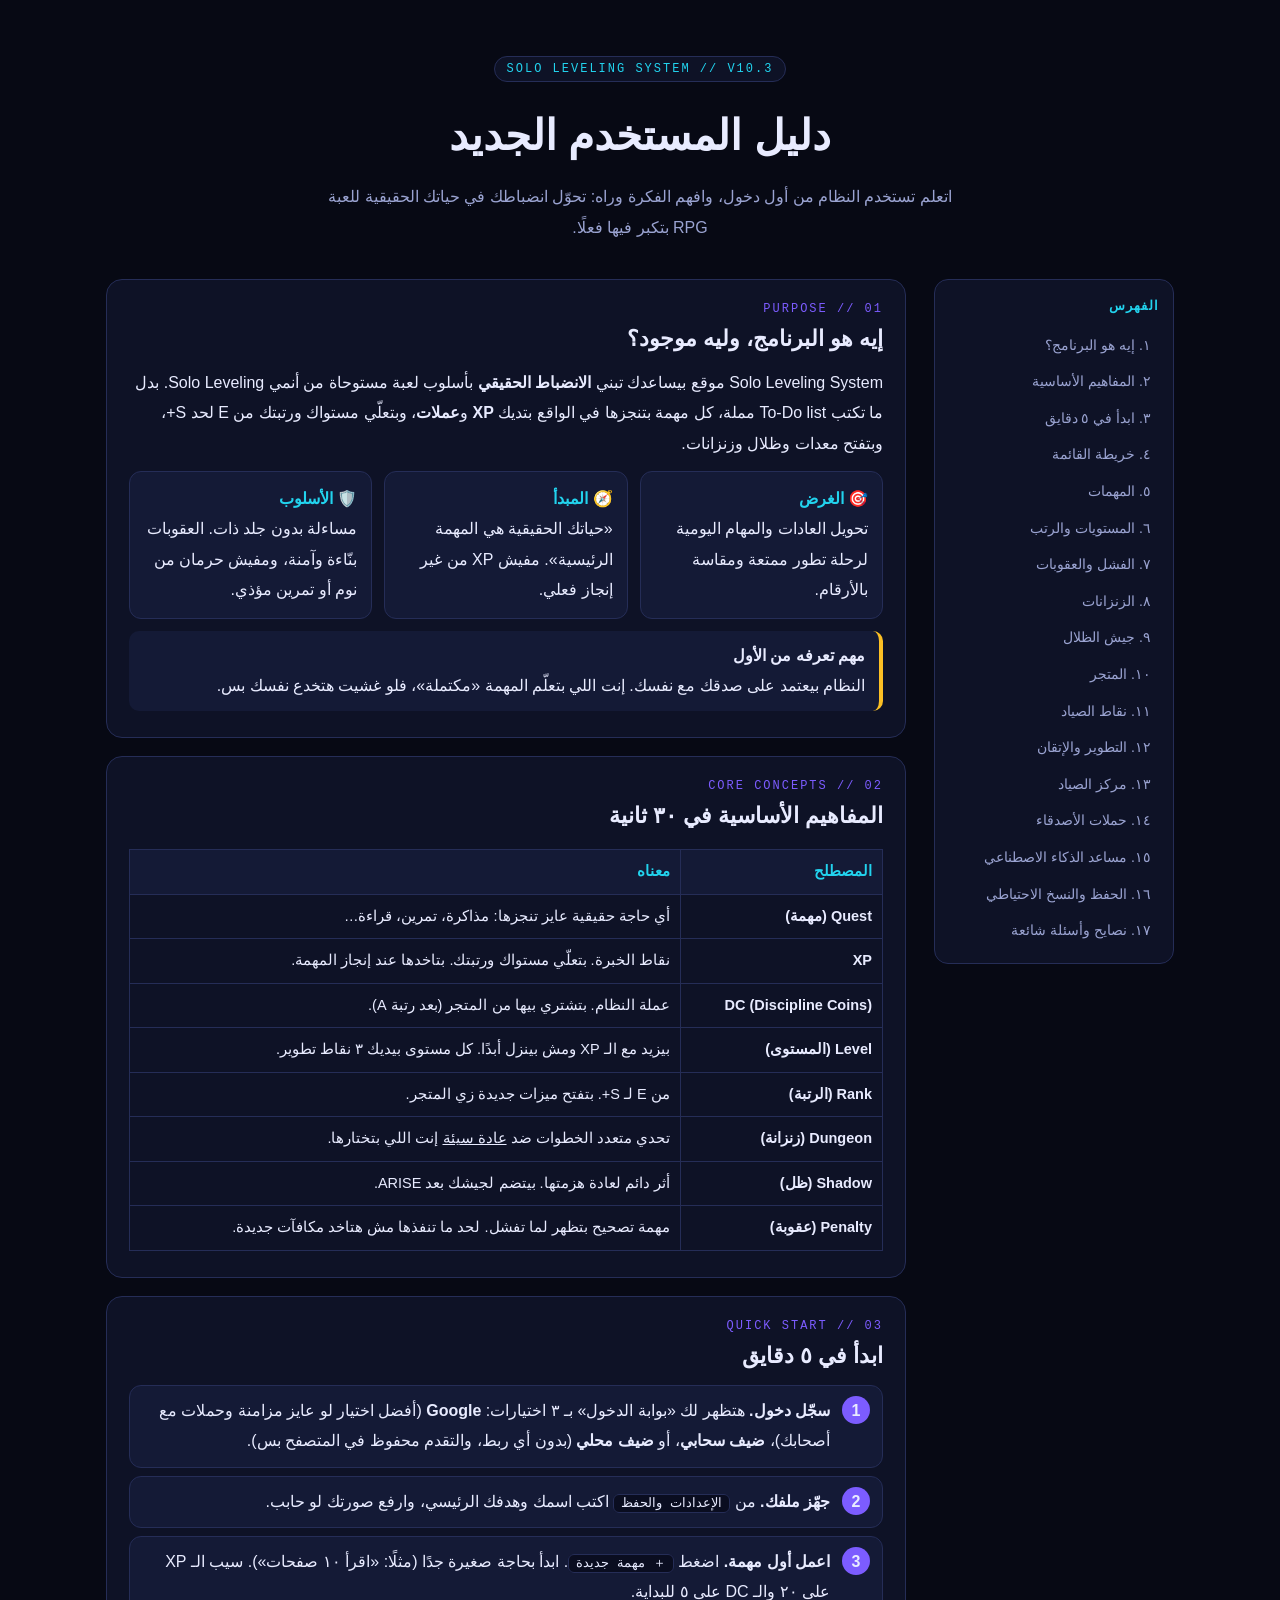
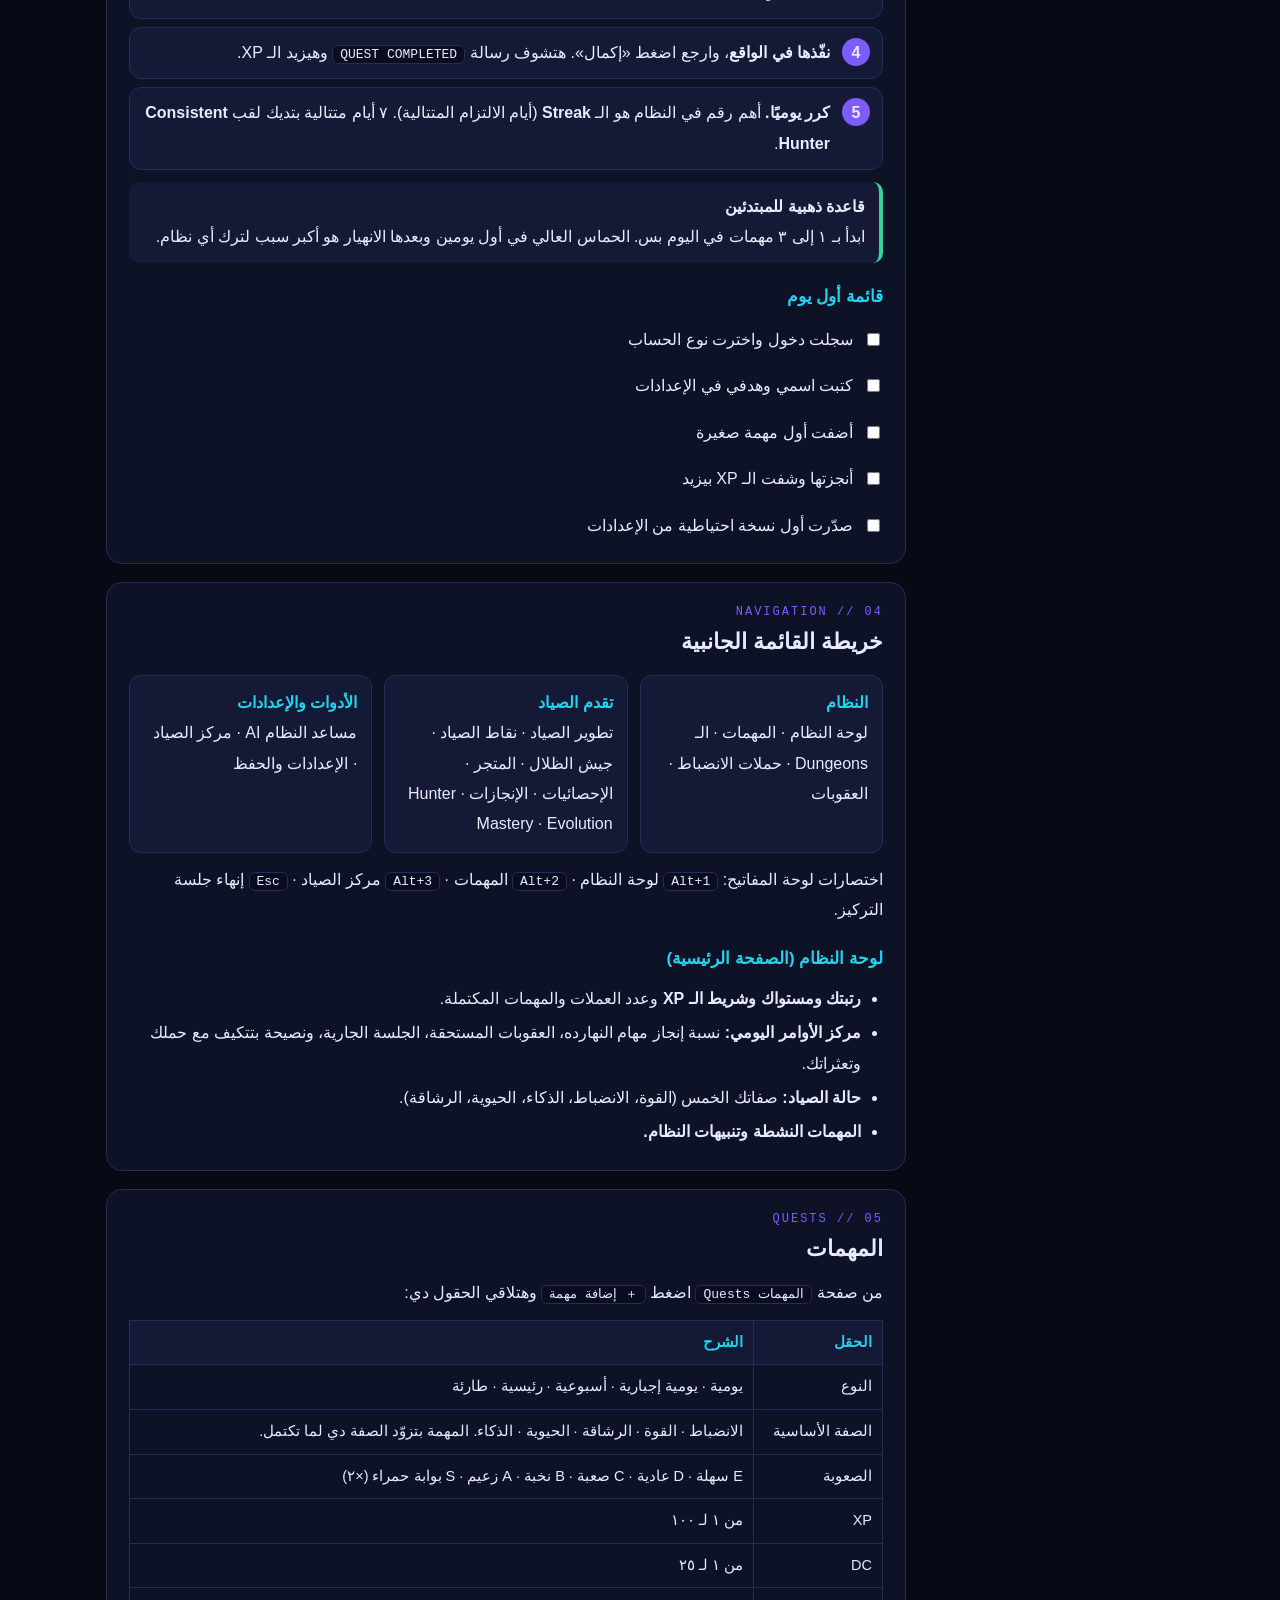
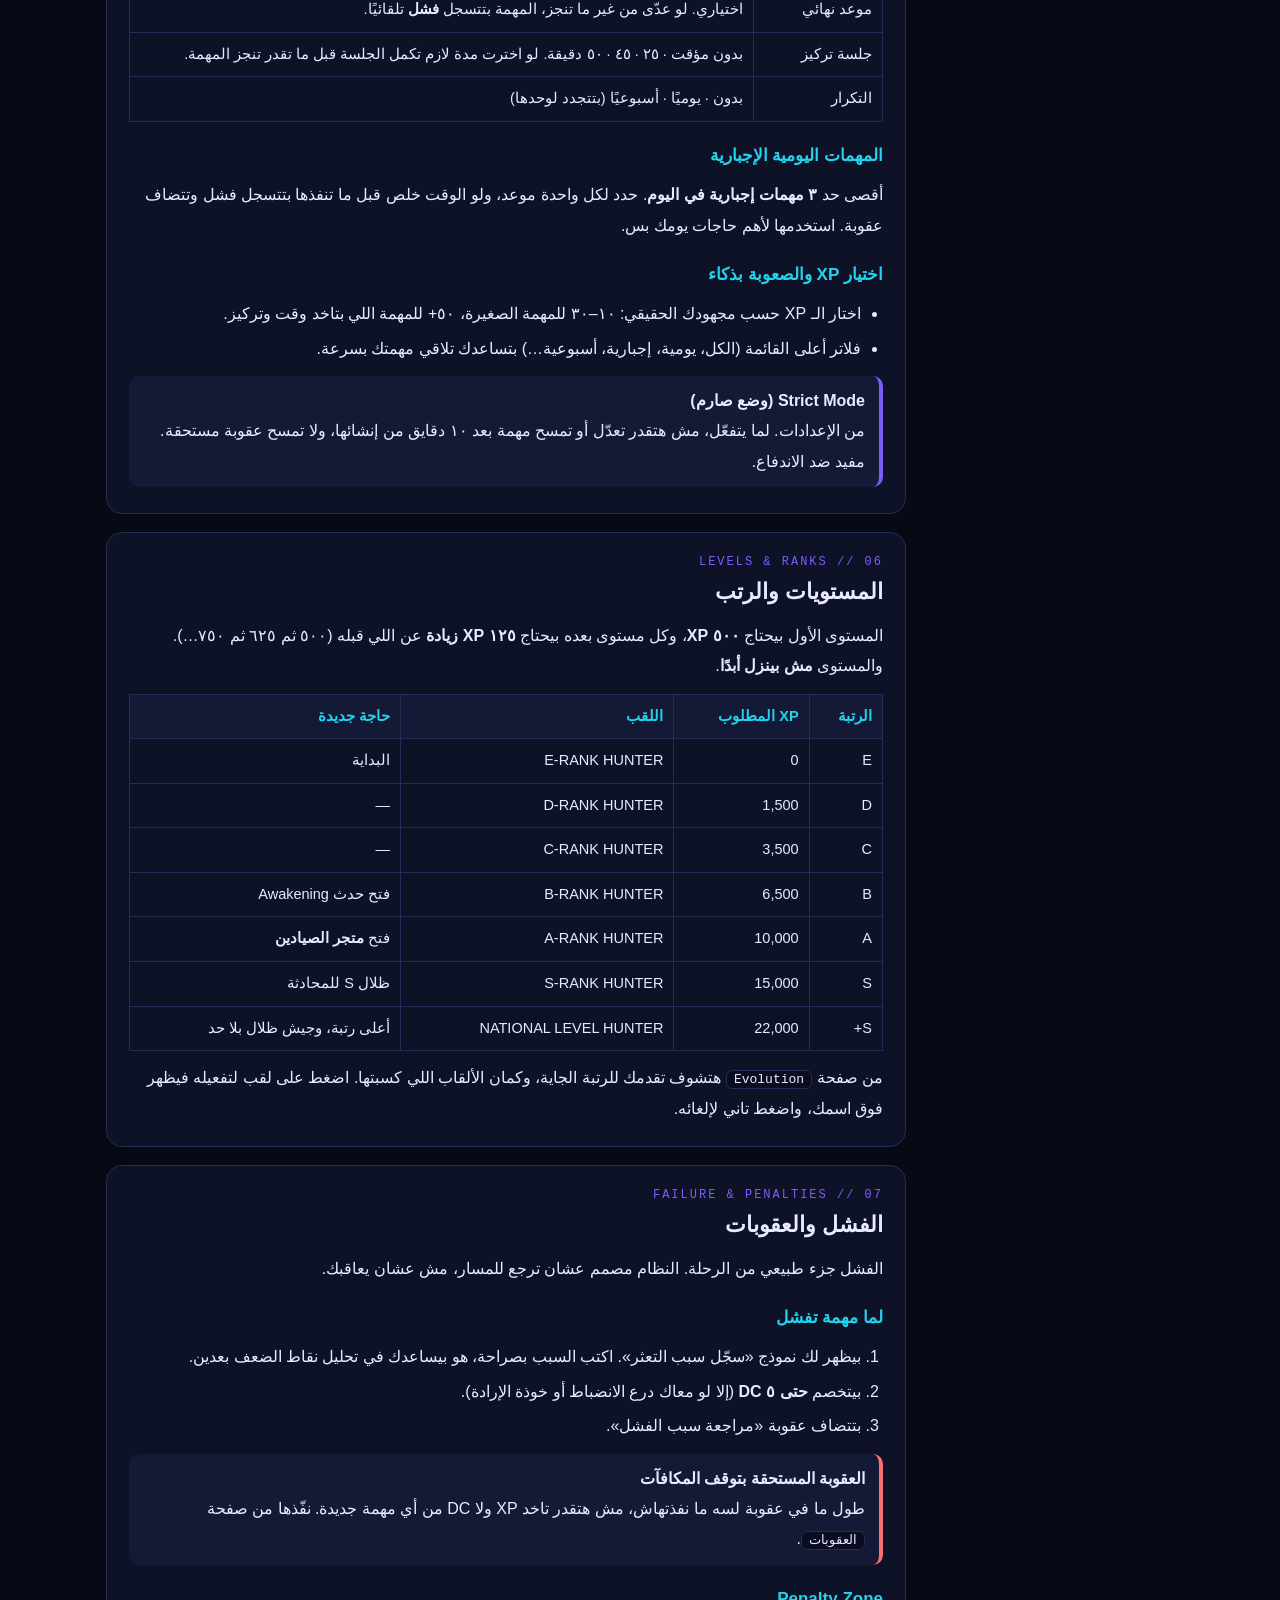
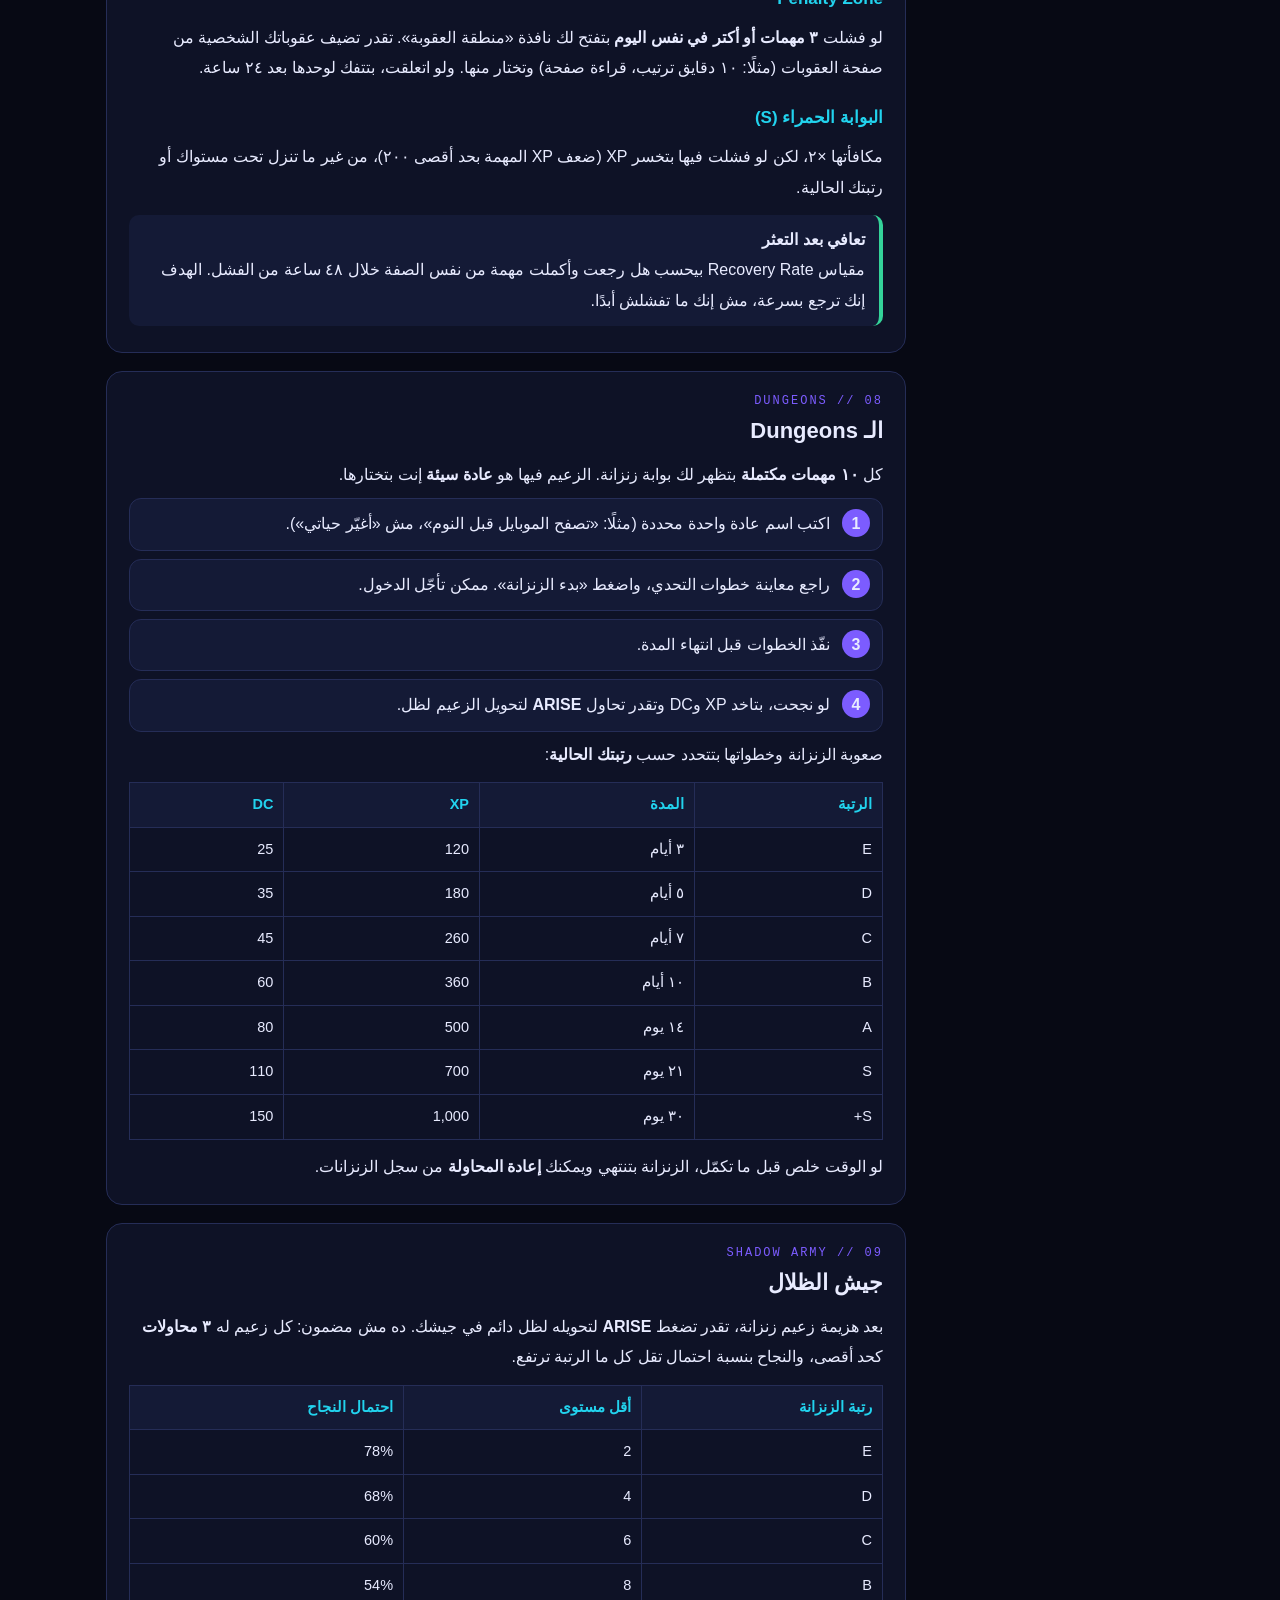
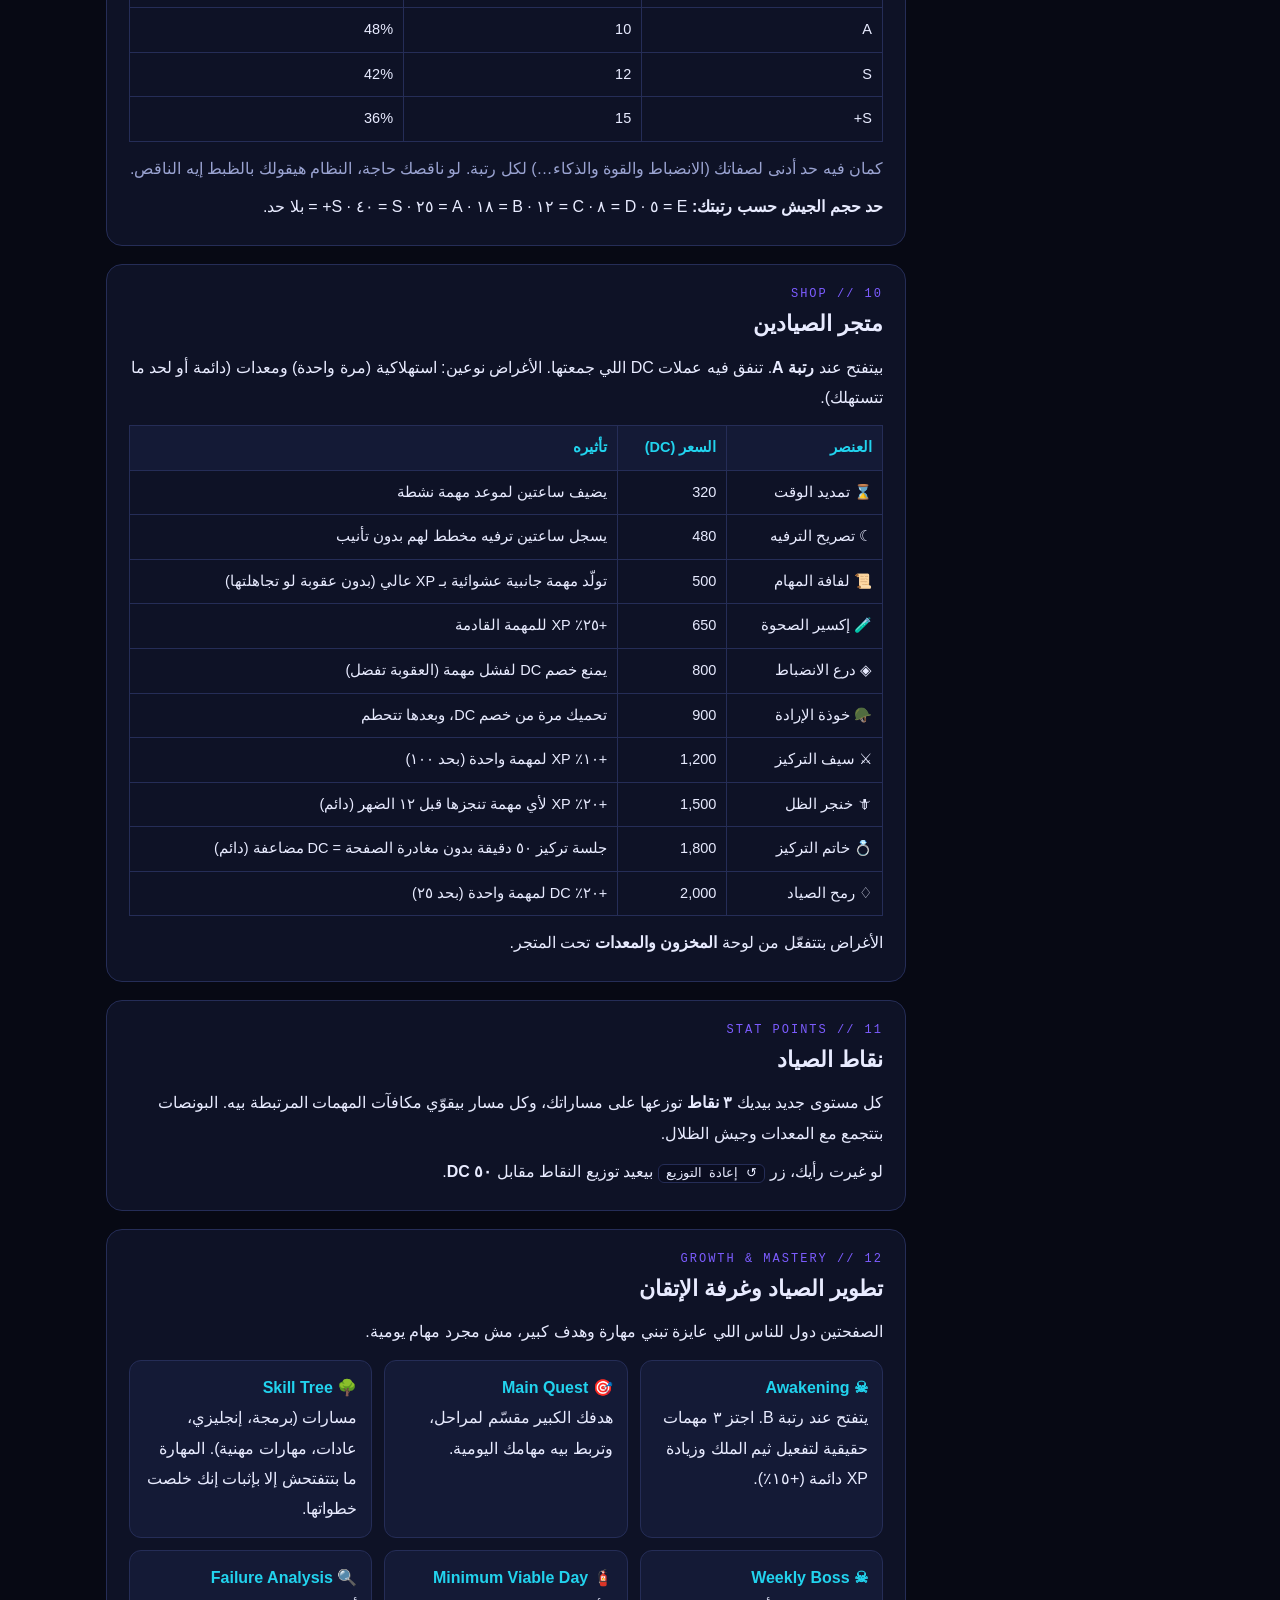
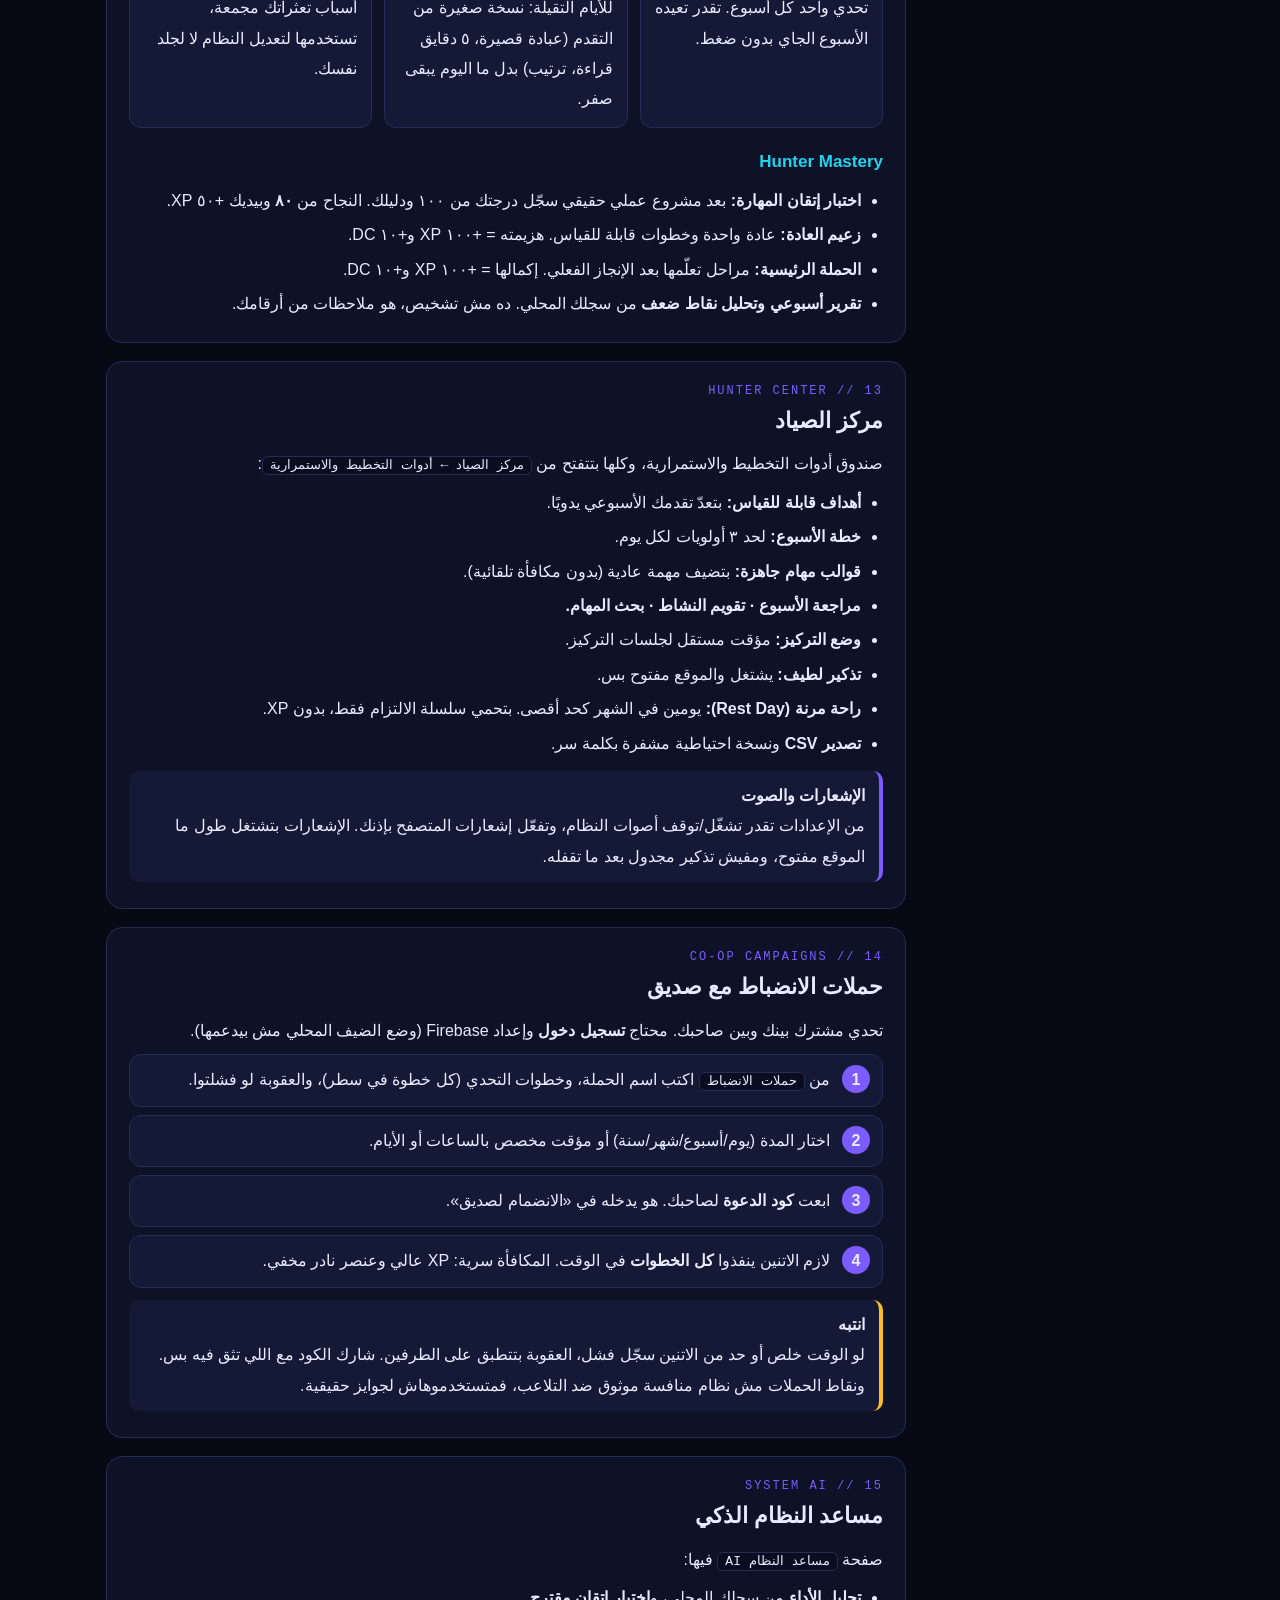
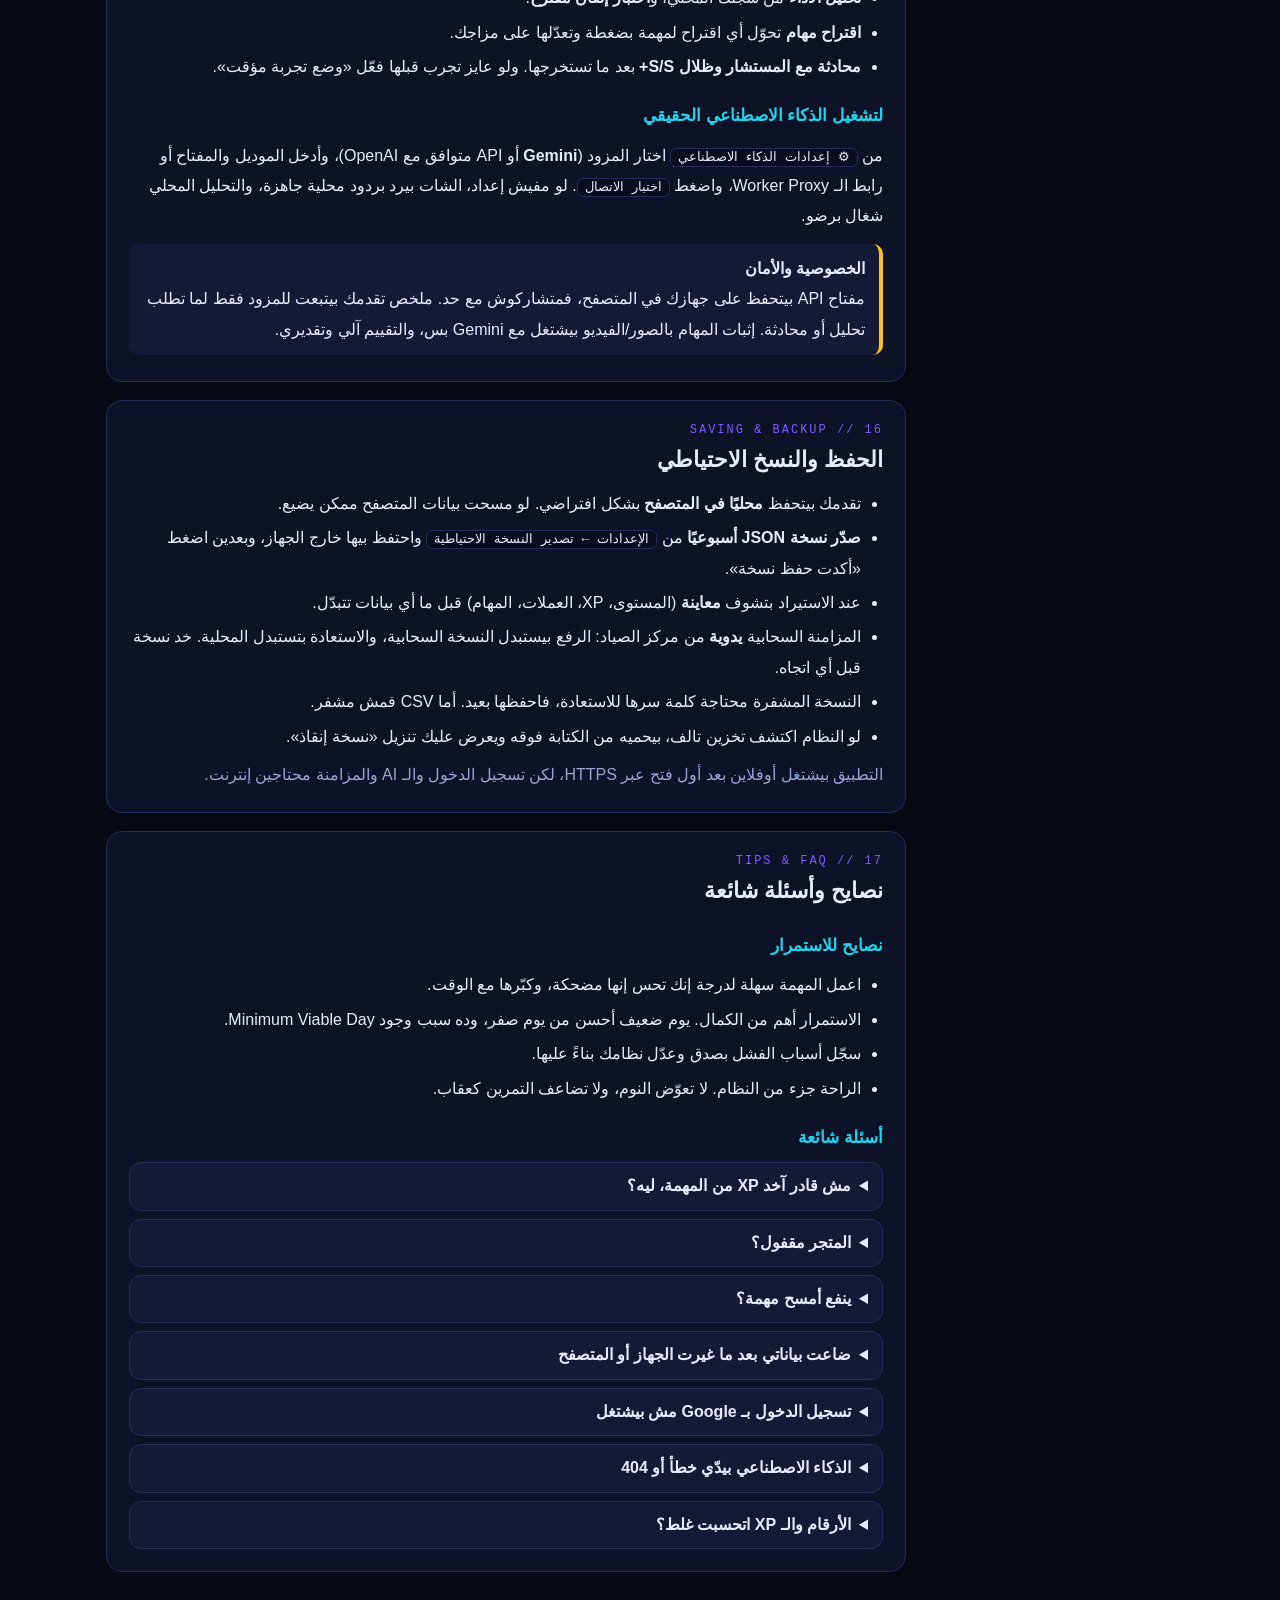
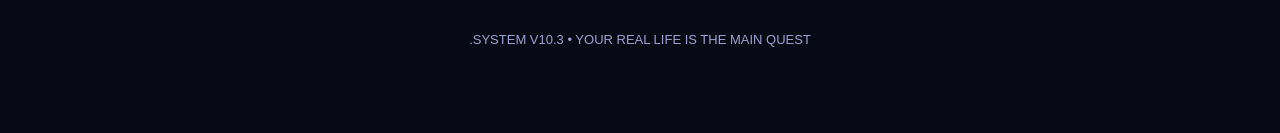
<file: guide.html>
<!DOCTYPE html>
<html lang="ar" dir="rtl">
<head>
<meta charset="utf-8">
<meta name="viewport" content="width=device-width, initial-scale=1">
<title>دليل المستخدم الجديد | Solo Leveling System</title>
<style>
:root{
  --bg:#070914;--panel:#0e1226;--panel2:#141a36;--line:#252d57;
  --text:#e8ebff;--muted:#9aa3d1;--accent:#7c5cff;--accent2:#22d3ee;
  --good:#34d399;--warn:#fbbf24;--bad:#f87171;
}
*{box-sizing:border-box}
html{scroll-behavior:smooth;scroll-padding-top:16px}
body{margin:0;background:radial-gradient(1200px 600px at 80% -10%,#1a1450 0,transparent 60%),var(--bg);
  color:var(--text);font-family:"Segoe UI",Tahoma,"Noto Naskh Arabic","Noto Sans Arabic",Arial,sans-serif;
  line-height:1.9;font-size:16px}
.wrap{max-width:1100px;margin:0 auto;padding:24px 16px 80px;display:grid;grid-template-columns:240px 1fr;gap:28px}
nav.toc{position:sticky;top:16px;align-self:start;max-height:calc(100vh - 32px);overflow:auto;
  background:var(--panel);border:1px solid var(--line);border-radius:14px;padding:14px}
nav.toc b{display:block;color:var(--accent2);font-size:13px;letter-spacing:1px;margin-bottom:8px}
nav.toc a{display:block;color:var(--muted);text-decoration:none;padding:5px 8px;border-radius:8px;font-size:14px}
nav.toc a:hover{background:var(--panel2);color:var(--text)}
header.hero{grid-column:1/-1;text-align:center;padding:28px 12px 8px}
.tag{display:inline-block;font:12px/1 monospace;letter-spacing:2px;color:var(--accent2);
  border:1px solid var(--line);padding:6px 12px;border-radius:99px;background:var(--panel)}
h1{font-size:clamp(26px,5vw,42px);margin:14px 0 6px}
.hero p{color:var(--muted);max-width:640px;margin:0 auto}
section{background:var(--panel);border:1px solid var(--line);border-radius:16px;padding:22px 22px 14px;margin-bottom:18px}
section h2{margin:0 0 4px;font-size:22px}
section h2 small{display:block;font:12px monospace;letter-spacing:2px;color:var(--accent);margin-bottom:2px}
h3{margin:18px 0 4px;font-size:17px;color:var(--accent2)}
p{margin:8px 0}
ul,ol{padding-inline-start:22px;margin:8px 0}
li{margin:4px 0}
.muted{color:var(--muted)}
.callout{border-inline-start:4px solid var(--accent);background:var(--panel2);padding:10px 14px;border-radius:10px;margin:12px 0}
.callout.tip{border-color:var(--good)}
.callout.warn{border-color:var(--warn)}
.callout.bad{border-color:var(--bad)}
.callout b:first-child{display:block}
.grid{display:grid;grid-template-columns:repeat(auto-fit,minmax(200px,1fr));gap:12px;margin:12px 0}
.card{background:var(--panel2);border:1px solid var(--line);border-radius:12px;padding:12px 14px}
.card b{color:var(--accent2)}
.table-wrap{overflow-x:auto;margin:12px 0}
table{border-collapse:collapse;width:100%;min-width:480px;font-size:14.5px}
th,td{border:1px solid var(--line);padding:8px 10px;text-align:right;vertical-align:top}
th{background:var(--panel2);color:var(--accent2)}
.steps{counter-reset:s;list-style:none;padding:0}
.steps li{counter-increment:s;position:relative;padding:10px 52px 10px 12px;background:var(--panel2);
  border:1px solid var(--line);border-radius:12px;margin:8px 0}
.steps li::before{content:counter(s);position:absolute;right:12px;top:10px;width:28px;height:28px;border-radius:50%;
  background:var(--accent);display:grid;place-items:center;font-weight:700}
code,kbd{background:#0a0d20;border:1px solid var(--line);border-radius:6px;padding:1px 7px;font-family:Consolas,monospace;font-size:13px}
details{background:var(--panel2);border:1px solid var(--line);border-radius:12px;padding:8px 14px;margin:8px 0}
summary{cursor:pointer;font-weight:600}
.check label{display:flex;gap:10px;align-items:flex-start;padding:8px 0;cursor:pointer}
.check input{margin-top:8px;accent-color:var(--accent)}
.check input:checked+span{opacity:.55;text-decoration:line-through}
footer{grid-column:1/-1;text-align:center;color:var(--muted);font-size:13px;margin-top:10px}
@media(max-width:820px){.wrap{grid-template-columns:1fr}nav.toc{position:static;max-height:none}}
</style>
</head>
<body>
<div class="wrap">

<header class="hero">
  <span class="tag">SOLO LEVELING SYSTEM // V10.3</span>
  <h1>دليل المستخدم الجديد</h1>
  <p>اتعلم تستخدم النظام من أول دخول، وافهم الفكرة وراه: تحوّل انضباطك في حياتك الحقيقية للعبة RPG بتكبر فيها فعلًا.</p>
</header>

<nav class="toc" aria-label="فهرس الدليل">
  <b>الفهرس</b>
  <a href="#what">١. إيه هو البرنامج؟</a>
  <a href="#concepts">٢. المفاهيم الأساسية</a>
  <a href="#start">٣. ابدأ في ٥ دقايق</a>
  <a href="#map">٤. خريطة القائمة</a>
  <a href="#quests">٥. المهمات</a>
  <a href="#ranks">٦. المستويات والرتب</a>
  <a href="#penalties">٧. الفشل والعقوبات</a>
  <a href="#dungeons">٨. الزنزانات</a>
  <a href="#shadows">٩. جيش الظلال</a>
  <a href="#shop">١٠. المتجر</a>
  <a href="#attrs">١١. نقاط الصياد</a>
  <a href="#growth">١٢. التطوير والإتقان</a>
  <a href="#center">١٣. مركز الصياد</a>
  <a href="#coop">١٤. حملات الأصدقاء</a>
  <a href="#ai">١٥. مساعد الذكاء الاصطناعي</a>
  <a href="#save">١٦. الحفظ والنسخ الاحتياطي</a>
  <a href="#tips">١٧. نصايح وأسئلة شائعة</a>
</nav>

<main>

<section id="what">
  <h2><small>01 // PURPOSE</small>إيه هو البرنامج، وليه موجود؟</h2>
  <p>Solo Leveling System موقع بيساعدك تبني <b>الانضباط الحقيقي</b> بأسلوب لعبة مستوحاة من أنمي Solo Leveling. بدل ما تكتب To-Do list مملة، كل مهمة بتنجزها في الواقع بتديك <b>XP</b> و<b>عملات</b>، وبتعلّي مستواك ورتبتك من E لحد S+، وبتفتح معدات وظلال وزنزانات.</p>
  <div class="grid">
    <div class="card"><b>🎯 الغرض</b><br>تحويل العادات والمهام اليومية لرحلة تطور ممتعة ومقاسة بالأرقام.</div>
    <div class="card"><b>🧭 المبدأ</b><br>«حياتك الحقيقية هي المهمة الرئيسية». مفيش XP من غير إنجاز فعلي.</div>
    <div class="card"><b>🛡️ الأسلوب</b><br>مساءلة بدون جلد ذات. العقوبات بنّاءة وآمنة، ومفيش حرمان من نوم أو تمرين مؤذي.</div>
  </div>
  <div class="callout warn"><b>مهم تعرفه من الأول</b>
    النظام بيعتمد على صدقك مع نفسك. إنت اللي بتعلّم المهمة «مكتملة»، فلو غشيت هتخدع نفسك بس.</div>
</section>

<section id="concepts">
  <h2><small>02 // CORE CONCEPTS</small>المفاهيم الأساسية في ٣٠ ثانية</h2>
  <div class="table-wrap"><table>
    <tr><th>المصطلح</th><th>معناه</th></tr>
    <tr><td><b>Quest (مهمة)</b></td><td>أي حاجة حقيقية عايز تنجزها: مذاكرة، تمرين، قراءة…</td></tr>
    <tr><td><b>XP</b></td><td>نقاط الخبرة. بتعلّي مستواك ورتبتك. بتاخدها عند إنجاز المهمة.</td></tr>
    <tr><td><b>DC (Discipline Coins)</b></td><td>عملة النظام. بتشتري بيها من المتجر (بعد رتبة A).</td></tr>
    <tr><td><b>Level (المستوى)</b></td><td>بيزيد مع الـ XP ومش بينزل أبدًا. كل مستوى بيديك ٣ نقاط تطوير.</td></tr>
    <tr><td><b>Rank (الرتبة)</b></td><td>من E لـ S+. بتفتح ميزات جديدة زي المتجر.</td></tr>
    <tr><td><b>Dungeon (زنزانة)</b></td><td>تحدي متعدد الخطوات ضد <u>عادة سيئة</u> إنت اللي بتختارها.</td></tr>
    <tr><td><b>Shadow (ظل)</b></td><td>أثر دائم لعادة هزمتها. بيتضم لجيشك بعد ARISE.</td></tr>
    <tr><td><b>Penalty (عقوبة)</b></td><td>مهمة تصحيح بتظهر لما تفشل. لحد ما تنفذها مش هتاخد مكافآت جديدة.</td></tr>
  </table></div>
</section>

<section id="start">
  <h2><small>03 // QUICK START</small>ابدأ في ٥ دقايق</h2>
  <ol class="steps">
    <li><b>سجّل دخول.</b> هتظهر لك «بوابة الدخول» بـ ٣ اختيارات: <b>Google</b> (أفضل اختيار لو عايز مزامنة وحملات مع أصحابك)، <b>ضيف سحابي</b>، أو <b>ضيف محلي</b> (بدون أي ربط، والتقدم محفوظ في المتصفح بس).</li>
    <li><b>جهّز ملفك.</b> من <code>الإعدادات والحفظ</code> اكتب اسمك وهدفك الرئيسي، وارفع صورتك لو حابب.</li>
    <li><b>اعمل أول مهمة.</b> اضغط <code>＋ مهمة جديدة</code>. ابدأ بحاجة صغيرة جدًا (مثلًا: «اقرأ ١٠ صفحات»). سيب الـ XP على ٢٠ والـ DC على ٥ للبداية.</li>
    <li><b>نفّذها في الواقع</b>، وارجع اضغط «إكمال». هتشوف رسالة <code>QUEST COMPLETED</code> وهيزيد الـ XP.</li>
    <li><b>كرر يوميًا.</b> أهم رقم في النظام هو الـ <b>Streak</b> (أيام الالتزام المتتالية). ٧ أيام متتالية بتديك لقب <b>Consistent Hunter</b>.</li>
  </ol>
  <div class="callout tip"><b>قاعدة ذهبية للمبتدئين</b>
    ابدأ بـ ١ إلى ٣ مهمات في اليوم بس. الحماس العالي في أول يومين وبعدها الانهيار هو أكبر سبب لترك أي نظام.</div>

  <h3>قائمة أول يوم</h3>
  <div class="check">
    <label><input type="checkbox"><span>سجلت دخول واخترت نوع الحساب</span></label>
    <label><input type="checkbox"><span>كتبت اسمي وهدفي في الإعدادات</span></label>
    <label><input type="checkbox"><span>أضفت أول مهمة صغيرة</span></label>
    <label><input type="checkbox"><span>أنجزتها وشفت الـ XP بيزيد</span></label>
    <label><input type="checkbox"><span>صدّرت أول نسخة احتياطية من الإعدادات</span></label>
  </div>
</section>

<section id="map">
  <h2><small>04 // NAVIGATION</small>خريطة القائمة الجانبية</h2>
  <div class="grid">
    <div class="card"><b>النظام</b><br>لوحة النظام · المهمات · الـ Dungeons · حملات الانضباط · العقوبات</div>
    <div class="card"><b>تقدم الصياد</b><br>تطوير الصياد · نقاط الصياد · جيش الظلال · المتجر · الإحصائيات · الإنجازات · Hunter Mastery · Evolution</div>
    <div class="card"><b>الأدوات والإعدادات</b><br>مساعد النظام AI · مركز الصياد · الإعدادات والحفظ</div>
  </div>
  <p>اختصارات لوحة المفاتيح: <kbd>Alt+1</kbd> لوحة النظام · <kbd>Alt+2</kbd> المهمات · <kbd>Alt+3</kbd> مركز الصياد · <kbd>Esc</kbd> إنهاء جلسة التركيز.</p>
  <h3>لوحة النظام (الصفحة الرئيسية)</h3>
  <ul>
    <li><b>رتبتك ومستواك وشريط الـ XP</b> وعدد العملات والمهمات المكتملة.</li>
    <li><b>مركز الأوامر اليومي:</b> نسبة إنجاز مهام النهارده، العقوبات المستحقة، الجلسة الجارية، ونصيحة بتتكيف مع حملك وتعثراتك.</li>
    <li><b>حالة الصياد:</b> صفاتك الخمس (القوة، الانضباط، الذكاء، الحيوية، الرشاقة).</li>
    <li><b>المهمات النشطة وتنبيهات النظام.</b></li>
  </ul>
</section>

<section id="quests">
  <h2><small>05 // QUESTS</small>المهمات</h2>
  <p>من صفحة <code>المهمات Quests</code> اضغط <code>＋ إضافة مهمة</code> وهتلاقي الحقول دي:</p>
  <div class="table-wrap"><table>
    <tr><th>الحقل</th><th>الشرح</th></tr>
    <tr><td>النوع</td><td>يومية · يومية إجبارية · أسبوعية · رئيسية · طارئة</td></tr>
    <tr><td>الصفة الأساسية</td><td>الانضباط · القوة · الرشاقة · الحيوية · الذكاء. المهمة بتزوّد الصفة دي لما تكتمل.</td></tr>
    <tr><td>الصعوبة</td><td>E سهلة · D عادية · C صعبة · B نخبة · A زعيم · S بوابة حمراء (×٢)</td></tr>
    <tr><td>XP</td><td>من ١ لـ ١٠٠</td></tr>
    <tr><td>DC</td><td>من ١ لـ ٢٥</td></tr>
    <tr><td>موعد نهائي</td><td>اختياري. لو عدّى من غير ما تنجز، المهمة بتتسجل <b>فشل</b> تلقائيًا.</td></tr>
    <tr><td>جلسة تركيز</td><td>بدون مؤقت · ٢٥ · ٤٥ · ٥٠ دقيقة. لو اخترت مدة لازم تكمل الجلسة قبل ما تقدر تنجز المهمة.</td></tr>
    <tr><td>التكرار</td><td>بدون · يوميًا · أسبوعيًا (بتتجدد لوحدها)</td></tr>
  </table></div>
  <h3>المهمات اليومية الإجبارية</h3>
  <p>أقصى حد <b>٣ مهمات إجبارية في اليوم</b>. حدد لكل واحدة موعد، ولو الوقت خلص قبل ما تنفذها بتتسجل فشل وتتضاف عقوبة. استخدمها لأهم حاجات يومك بس.</p>
  <h3>اختيار XP والصعوبة بذكاء</h3>
  <ul>
    <li>اختار الـ XP حسب مجهودك الحقيقي: ١٠–٣٠ للمهمة الصغيرة، ٥٠+ للمهمة اللي بتاخد وقت وتركيز.</li>
    <li>فلاتر أعلى القائمة (الكل، يومية، إجبارية، أسبوعية…) بتساعدك تلاقي مهمتك بسرعة.</li>
  </ul>
  <div class="callout"><b>Strict Mode (وضع صارم)</b>
    من الإعدادات. لما يتفعّل، مش هتقدر تعدّل أو تمسح مهمة بعد ١٠ دقايق من إنشائها، ولا تمسح عقوبة مستحقة. مفيد ضد الاندفاع.</div>
</section>

<section id="ranks">
  <h2><small>06 // LEVELS &amp; RANKS</small>المستويات والرتب</h2>
  <p>المستوى الأول بيحتاج <b>٥٠٠ XP</b>، وكل مستوى بعده بيحتاج <b>١٢٥ XP زيادة</b> عن اللي قبله (٥٠٠ ثم ٦٢٥ ثم ٧٥٠…). والمستوى <b>مش بينزل أبدًا</b>.</p>
  <div class="table-wrap"><table>
    <tr><th>الرتبة</th><th>XP المطلوب</th><th>اللقب</th><th>حاجة جديدة</th></tr>
    <tr><td>E</td><td>0</td><td>E-RANK HUNTER</td><td>البداية</td></tr>
    <tr><td>D</td><td>1,500</td><td>D-RANK HUNTER</td><td>—</td></tr>
    <tr><td>C</td><td>3,500</td><td>C-RANK HUNTER</td><td>—</td></tr>
    <tr><td>B</td><td>6,500</td><td>B-RANK HUNTER</td><td>فتح حدث Awakening</td></tr>
    <tr><td>A</td><td>10,000</td><td>A-RANK HUNTER</td><td>فتح <b>متجر الصيادين</b></td></tr>
    <tr><td>S</td><td>15,000</td><td>S-RANK HUNTER</td><td>ظلال S للمحادثة</td></tr>
    <tr><td>S+</td><td>22,000</td><td>NATIONAL LEVEL HUNTER</td><td>أعلى رتبة، وجيش ظلال بلا حد</td></tr>
  </table></div>
  <p>من صفحة <code>Evolution</code> هتشوف تقدمك للرتبة الجاية، وكمان الألقاب اللي كسبتها. اضغط على لقب لتفعيله فيظهر فوق اسمك، واضغط تاني لإلغائه.</p>
</section>

<section id="penalties">
  <h2><small>07 // FAILURE &amp; PENALTIES</small>الفشل والعقوبات</h2>
  <p>الفشل جزء طبيعي من الرحلة. النظام مصمم عشان ترجع للمسار، مش عشان يعاقبك.</p>
  <h3>لما مهمة تفشل</h3>
  <ol>
    <li>بيظهر لك نموذج «سجّل سبب التعثر». اكتب السبب بصراحة، هو بيساعدك في تحليل نقاط الضعف بعدين.</li>
    <li>بيتخصم <b>حتى ٥ DC</b> (إلا لو معاك درع الانضباط أو خوذة الإرادة).</li>
    <li>بتتضاف عقوبة «مراجعة سبب الفشل».</li>
  </ol>
  <div class="callout bad"><b>العقوبة المستحقة بتوقف المكافآت</b>
    طول ما في عقوبة لسه ما نفذتهاش، مش هتقدر تاخد XP ولا DC من أي مهمة جديدة. نفّذها من صفحة <code>العقوبات</code>.</div>
  <h3>Penalty Zone</h3>
  <p>لو فشلت <b>٣ مهمات أو أكتر في نفس اليوم</b> بتفتح لك نافذة «منطقة العقوبة». تقدر تضيف عقوباتك الشخصية من صفحة العقوبات (مثلًا: ١٠ دقايق ترتيب، قراءة صفحة) وتختار منها. ولو اتعلقت، بتتفك لوحدها بعد ٢٤ ساعة.</p>
  <h3>البوابة الحمراء (S)</h3>
  <p>مكافأتها ×٢، لكن لو فشلت فيها بتخسر XP (ضعف XP المهمة بحد أقصى ٢٠٠)، من غير ما تنزل تحت مستواك أو رتبتك الحالية.</p>
  <div class="callout tip"><b>تعافي بعد التعثر</b>
    مقياس Recovery Rate بيحسب هل رجعت وأكملت مهمة من نفس الصفة خلال ٤٨ ساعة من الفشل. الهدف إنك ترجع بسرعة، مش إنك ما تفشلش أبدًا.</div>
</section>

<section id="dungeons">
  <h2><small>08 // DUNGEONS</small>الـ Dungeons</h2>
  <p>كل <b>١٠ مهمات مكتملة</b> بتظهر لك بوابة زنزانة. الزعيم فيها هو <b>عادة سيئة</b> إنت بتختارها.</p>
  <ol class="steps">
    <li>اكتب اسم عادة واحدة محددة (مثلًا: «تصفح الموبايل قبل النوم»، مش «أغيّر حياتي»).</li>
    <li>راجع معاينة خطوات التحدي، واضغط «بدء الزنزانة». ممكن تأجّل الدخول.</li>
    <li>نفّذ الخطوات قبل انتهاء المدة.</li>
    <li>لو نجحت، بتاخد XP وDC وتقدر تحاول <b>ARISE</b> لتحويل الزعيم لظل.</li>
  </ol>
  <p>صعوبة الزنزانة وخطواتها بتتحدد حسب <b>رتبتك الحالية</b>:</p>
  <div class="table-wrap"><table>
    <tr><th>الرتبة</th><th>المدة</th><th>XP</th><th>DC</th></tr>
    <tr><td>E</td><td>٣ أيام</td><td>120</td><td>25</td></tr>
    <tr><td>D</td><td>٥ أيام</td><td>180</td><td>35</td></tr>
    <tr><td>C</td><td>٧ أيام</td><td>260</td><td>45</td></tr>
    <tr><td>B</td><td>١٠ أيام</td><td>360</td><td>60</td></tr>
    <tr><td>A</td><td>١٤ يوم</td><td>500</td><td>80</td></tr>
    <tr><td>S</td><td>٢١ يوم</td><td>700</td><td>110</td></tr>
    <tr><td>S+</td><td>٣٠ يوم</td><td>1,000</td><td>150</td></tr>
  </table></div>
  <p>لو الوقت خلص قبل ما تكمّل، الزنزانة بتنتهي ويمكنك <b>إعادة المحاولة</b> من سجل الزنزانات.</p>
</section>

<section id="shadows">
  <h2><small>09 // SHADOW ARMY</small>جيش الظلال</h2>
  <p>بعد هزيمة زعيم زنزانة، تقدر تضغط <b>ARISE</b> لتحويله لظل دائم في جيشك. ده مش مضمون: كل زعيم له <b>٣ محاولات</b> كحد أقصى، والنجاح بنسبة احتمال تقل كل ما الرتبة ترتفع.</p>
  <div class="table-wrap"><table>
    <tr><th>رتبة الزنزانة</th><th>أقل مستوى</th><th>احتمال النجاح</th></tr>
    <tr><td>E</td><td>2</td><td>78%</td></tr>
    <tr><td>D</td><td>4</td><td>68%</td></tr>
    <tr><td>C</td><td>6</td><td>60%</td></tr>
    <tr><td>B</td><td>8</td><td>54%</td></tr>
    <tr><td>A</td><td>10</td><td>48%</td></tr>
    <tr><td>S</td><td>12</td><td>42%</td></tr>
    <tr><td>S+</td><td>15</td><td>36%</td></tr>
  </table></div>
  <p class="muted">كمان فيه حد أدنى لصفاتك (الانضباط والقوة والذكاء…) لكل رتبة. لو ناقصك حاجة، النظام هيقولك بالظبط إيه الناقص.</p>
  <p><b>حد حجم الجيش حسب رتبتك:</b> E = ٥ · D = ٨ · C = ١٢ · B = ١٨ · A = ٢٥ · S = ٤٠ · S+ = بلا حد.</p>
</section>

<section id="shop">
  <h2><small>10 // SHOP</small>متجر الصيادين</h2>
  <p>بيتفتح عند <b>رتبة A</b>. تنفق فيه عملات DC اللي جمعتها. الأغراض نوعين: استهلاكية (مرة واحدة) ومعدات (دائمة أو لحد ما تتستهلك).</p>
  <div class="table-wrap"><table>
    <tr><th>العنصر</th><th>السعر (DC)</th><th>تأثيره</th></tr>
    <tr><td>⌛ تمديد الوقت</td><td>320</td><td>يضيف ساعتين لموعد مهمة نشطة</td></tr>
    <tr><td>☾ تصريح الترفيه</td><td>480</td><td>يسجل ساعتين ترفيه مخطط لهم بدون تأنيب</td></tr>
    <tr><td>📜 لفافة المهام</td><td>500</td><td>تولّد مهمة جانبية عشوائية بـ XP عالي (بدون عقوبة لو تجاهلتها)</td></tr>
    <tr><td>🧪 إكسير الصحوة</td><td>650</td><td>+٢٥٪ XP للمهمة القادمة</td></tr>
    <tr><td>◈ درع الانضباط</td><td>800</td><td>يمنع خصم DC لفشل مهمة (العقوبة تفضل)</td></tr>
    <tr><td>🪖 خوذة الإرادة</td><td>900</td><td>تحميك مرة من خصم DC، وبعدها تتحطم</td></tr>
    <tr><td>⚔ سيف التركيز</td><td>1,200</td><td>+١٠٪ XP لمهمة واحدة (بحد ١٠٠)</td></tr>
    <tr><td>🗡 خنجر الظل</td><td>1,500</td><td>+٢٠٪ XP لأي مهمة تنجزها قبل ١٢ الضهر (دائم)</td></tr>
    <tr><td>💍 خاتم التركيز</td><td>1,800</td><td>جلسة تركيز ٥٠ دقيقة بدون مغادرة الصفحة = DC مضاعفة (دائم)</td></tr>
    <tr><td>♢ رمح الصياد</td><td>2,000</td><td>+٢٠٪ DC لمهمة واحدة (بحد ٢٥)</td></tr>
  </table></div>
  <p>الأغراض بتتفعّل من لوحة <b>المخزون والمعدات</b> تحت المتجر.</p>
</section>

<section id="attrs">
  <h2><small>11 // STAT POINTS</small>نقاط الصياد</h2>
  <p>كل مستوى جديد بيديك <b>٣ نقاط</b> توزعها على مساراتك، وكل مسار بيقوّي مكافآت المهمات المرتبطة بيه. البونصات بتتجمع مع المعدات وجيش الظلال.</p>
  <p>لو غيرت رأيك، زر <code>↺ إعادة التوزيع</code> بيعيد توزيع النقاط مقابل <b>٥٠ DC</b>.</p>
</section>

<section id="growth">
  <h2><small>12 // GROWTH &amp; MASTERY</small>تطوير الصياد وغرفة الإتقان</h2>
  <p>الصفحتين دول للناس اللي عايزة تبني مهارة وهدف كبير، مش مجرد مهام يومية.</p>
  <div class="grid">
    <div class="card"><b>☠ Awakening</b><br>يتفتح عند رتبة B. اجتز ٣ مهمات حقيقية لتفعيل ثيم الملك وزيادة XP دائمة (+١٥٪).</div>
    <div class="card"><b>🎯 Main Quest</b><br>هدفك الكبير مقسّم لمراحل، وتربط بيه مهامك اليومية.</div>
    <div class="card"><b>🌳 Skill Tree</b><br>مسارات (برمجة، إنجليزي، عادات، مهارات مهنية). المهارة ما بتتفتحش إلا بإثبات إنك خلصت خطواتها.</div>
    <div class="card"><b>☠ Weekly Boss</b><br>تحدي واحد كل أسبوع. تقدر تعيده الأسبوع الجاي بدون ضغط.</div>
    <div class="card"><b>🧯 Minimum Viable Day</b><br>للأيام التقيلة: نسخة صغيرة من التقدم (عبادة قصيرة، ٥ دقايق قراءة، ترتيب) بدل ما اليوم يبقى صفر.</div>
    <div class="card"><b>🔍 Failure Analysis</b><br>أسباب تعثراتك مجمعة، تستخدمها لتعديل النظام لا لجلد نفسك.</div>
  </div>
  <h3>Hunter Mastery</h3>
  <ul>
    <li><b>اختبار إتقان المهارة:</b> بعد مشروع عملي حقيقي سجّل درجتك من ١٠٠ ودليلك. النجاح من <b>٨٠</b> وبيديك +٥٠ XP.</li>
    <li><b>زعيم العادة:</b> عادة واحدة وخطوات قابلة للقياس. هزيمته = +١٠٠ XP و+١٠ DC.</li>
    <li><b>الحملة الرئيسية:</b> مراحل تعلّمها بعد الإنجاز الفعلي. إكمالها = +١٠٠ XP و+١٠ DC.</li>
    <li><b>تقرير أسبوعي وتحليل نقاط ضعف</b> من سجلك المحلي. ده مش تشخيص، هو ملاحظات من أرقامك.</li>
  </ul>
</section>

<section id="center">
  <h2><small>13 // HUNTER CENTER</small>مركز الصياد</h2>
  <p>صندوق أدوات التخطيط والاستمرارية، وكلها بتتفتح من <code>مركز الصياد ← أدوات التخطيط والاستمرارية</code>:</p>
  <ul>
    <li><b>أهداف قابلة للقياس:</b> بتعدّ تقدمك الأسبوعي يدويًا.</li>
    <li><b>خطة الأسبوع:</b> لحد ٣ أولويات لكل يوم.</li>
    <li><b>قوالب مهام جاهزة:</b> بتضيف مهمة عادية (بدون مكافأة تلقائية).</li>
    <li><b>مراجعة الأسبوع · تقويم النشاط · بحث المهام.</b></li>
    <li><b>وضع التركيز:</b> مؤقت مستقل لجلسات التركيز.</li>
    <li><b>تذكير لطيف:</b> يشتغل والموقع مفتوح بس.</li>
    <li><b>راحة مرنة (Rest Day):</b> يومين في الشهر كحد أقصى. بتحمي سلسلة الالتزام فقط، بدون XP.</li>
    <li><b>تصدير CSV</b> ونسخة احتياطية مشفرة بكلمة سر.</li>
  </ul>
  <div class="callout"><b>الإشعارات والصوت</b>
    من الإعدادات تقدر تشغّل/توقف أصوات النظام، وتفعّل إشعارات المتصفح بإذنك. الإشعارات بتشتغل طول ما الموقع مفتوح، ومفيش تذكير مجدول بعد ما تقفله.</div>
</section>

<section id="coop">
  <h2><small>14 // CO-OP CAMPAIGNS</small>حملات الانضباط مع صديق</h2>
  <p>تحدي مشترك بينك وبين صاحبك. محتاج <b>تسجيل دخول</b> وإعداد Firebase (وضع الضيف المحلي مش بيدعمها).</p>
  <ol class="steps">
    <li>من <code>حملات الانضباط</code> اكتب اسم الحملة، وخطوات التحدي (كل خطوة في سطر)، والعقوبة لو فشلتوا.</li>
    <li>اختار المدة (يوم/أسبوع/شهر/سنة) أو مؤقت مخصص بالساعات أو الأيام.</li>
    <li>ابعت <b>كود الدعوة</b> لصاحبك. هو يدخله في «الانضمام لصديق».</li>
    <li>لازم الاتنين ينفذوا <b>كل الخطوات</b> في الوقت. المكافأة سرية: XP عالي وعنصر نادر مخفي.</li>
  </ol>
  <div class="callout warn"><b>انتبه</b>
    لو الوقت خلص أو حد من الاتنين سجّل فشل، العقوبة بتتطبق على الطرفين. شارك الكود مع اللي تثق فيه بس. ونقاط الحملات مش نظام منافسة موثوق ضد التلاعب، فمتستخدموهاش لجوايز حقيقية.</div>
</section>

<section id="ai">
  <h2><small>15 // SYSTEM AI</small>مساعد النظام الذكي</h2>
  <p>صفحة <code>مساعد النظام AI</code> فيها:</p>
  <ul>
    <li><b>تحليل الأداء</b> من سجلك المحلي، و<b>اختبار إتقان مقترح</b>.</li>
    <li><b>اقتراح مهام</b> تحوّل أي اقتراح لمهمة بضغطة وتعدّلها على مزاجك.</li>
    <li><b>محادثة مع المستشار وظلال S/S+</b> بعد ما تستخرجها. ولو عايز تجرب قبلها فعّل «وضع تجربة مؤقت».</li>
  </ul>
  <h3>لتشغيل الذكاء الاصطناعي الحقيقي</h3>
  <p>من <code>⚙ إعدادات الذكاء الاصطناعي</code> اختار المزود (<b>Gemini</b> أو API متوافق مع OpenAI)، وأدخل الموديل والمفتاح أو رابط الـ Worker Proxy، واضغط <code>اختبار الاتصال</code>. لو مفيش إعداد، الشات بيرد بردود محلية جاهزة، والتحليل المحلي شغال برضو.</p>
  <div class="callout warn"><b>الخصوصية والأمان</b>
    مفتاح API بيتحفظ على جهازك في المتصفح، فمتشاركوش مع حد. ملخص تقدمك بيتبعت للمزود فقط لما تطلب تحليل أو محادثة. إثبات المهام بالصور/الفيديو بيشتغل مع Gemini بس، والتقييم آلي وتقديري.</div>
</section>

<section id="save">
  <h2><small>16 // SAVING &amp; BACKUP</small>الحفظ والنسخ الاحتياطي</h2>
  <ul>
    <li>تقدمك بيتحفظ <b>محليًا في المتصفح</b> بشكل افتراضي. لو مسحت بيانات المتصفح ممكن يضيع.</li>
    <li><b>صدّر نسخة JSON أسبوعيًا</b> من <code>الإعدادات ← تصدير النسخة الاحتياطية</code> واحتفظ بيها خارج الجهاز، وبعدين اضغط «أكدت حفظ نسخة».</li>
    <li>عند الاستيراد بتشوف <b>معاينة</b> (المستوى، XP، العملات، المهام) قبل ما أي بيانات تتبدّل.</li>
    <li>المزامنة السحابية <b>يدوية</b> من مركز الصياد: الرفع بيستبدل النسخة السحابية، والاستعادة بتستبدل المحلية. خد نسخة قبل أي اتجاه.</li>
    <li>النسخة المشفرة محتاجة كلمة سرها للاستعادة، فاحفظها بعيد. أما CSV فمش مشفر.</li>
    <li>لو النظام اكتشف تخزين تالف، بيحميه من الكتابة فوقه ويعرض عليك تنزيل «نسخة إنقاذ».</li>
  </ul>
  <p class="muted">التطبيق بيشتغل أوفلاين بعد أول فتح عبر HTTPS، لكن تسجيل الدخول والـ AI والمزامنة محتاجين إنترنت.</p>
</section>

<section id="tips">
  <h2><small>17 // TIPS &amp; FAQ</small>نصايح وأسئلة شائعة</h2>
  <h3>نصايح للاستمرار</h3>
  <ul>
    <li>اعمل المهمة سهلة لدرجة إنك تحس إنها مضحكة، وكبّرها مع الوقت.</li>
    <li>الاستمرار أهم من الكمال. يوم ضعيف أحسن من يوم صفر، وده سبب وجود Minimum Viable Day.</li>
    <li>سجّل أسباب الفشل بصدق وعدّل نظامك بناءً عليها.</li>
    <li>الراحة جزء من النظام. لا تعوّض النوم، ولا تضاعف التمرين كعقاب.</li>
  </ul>
  <h3>أسئلة شائعة</h3>
  <details><summary>مش قادر آخد XP من المهمة، ليه؟</summary>
    غالبًا عندك <b>عقوبة مستحقة</b>. روح صفحة العقوبات ونفّذها. أو المهمة مرتبطة بجلسة تركيز لسه ما اكتملتش.</details>
  <details><summary>المتجر مقفول؟</summary>
    بيتفتح عند <b>رتبة A</b> (١٠,٠٠٠ XP).</details>
  <details><summary>ينفع أمسح مهمة؟</summary>
    أيوه، إلا لو Strict Mode مفعّل وعدّت ١٠ دقايق على إنشائها.</details>
  <details><summary>ضاعت بياناتي بعد ما غيرت الجهاز أو المتصفح</summary>
    التقدم محلي لكل متصفح. استعد من نسخة JSON احتياطية، أو من مزامنة سحابية لو كنت رفعت نسخة قبل كده.</details>
  <details><summary>تسجيل الدخول بـ Google مش بيشتغل</summary>
    افتح الموقع عبر رابط HTTPS (مش من ملف على الجهاز file://)، ولازم النطاق يكون مضاف في Authorized domains في Firebase.</details>
  <details><summary>الذكاء الاصطناعي بيدّي خطأ أو 404</summary>
    اضغط «اختبار الاتصال» وراجع الموديل والمفتاح. لو بتستخدم Worker، اتأكد إنه منشور بآخر نسخة.</details>
  <details><summary>الأرقام والـ XP اتحسبت غلط؟</summary>
    الـ XP ممكن يتعدّل بمكافآت (معدات، إكسير، ألقاب، Awakening، ظلال). التفاصيل في سجل المعاملات بالإعدادات.</details>
</section>

</main>
<footer>SYSTEM V10.3 • YOUR REAL LIFE IS THE MAIN QUEST.</footer>
</div>
</body>
</html>
</file>
